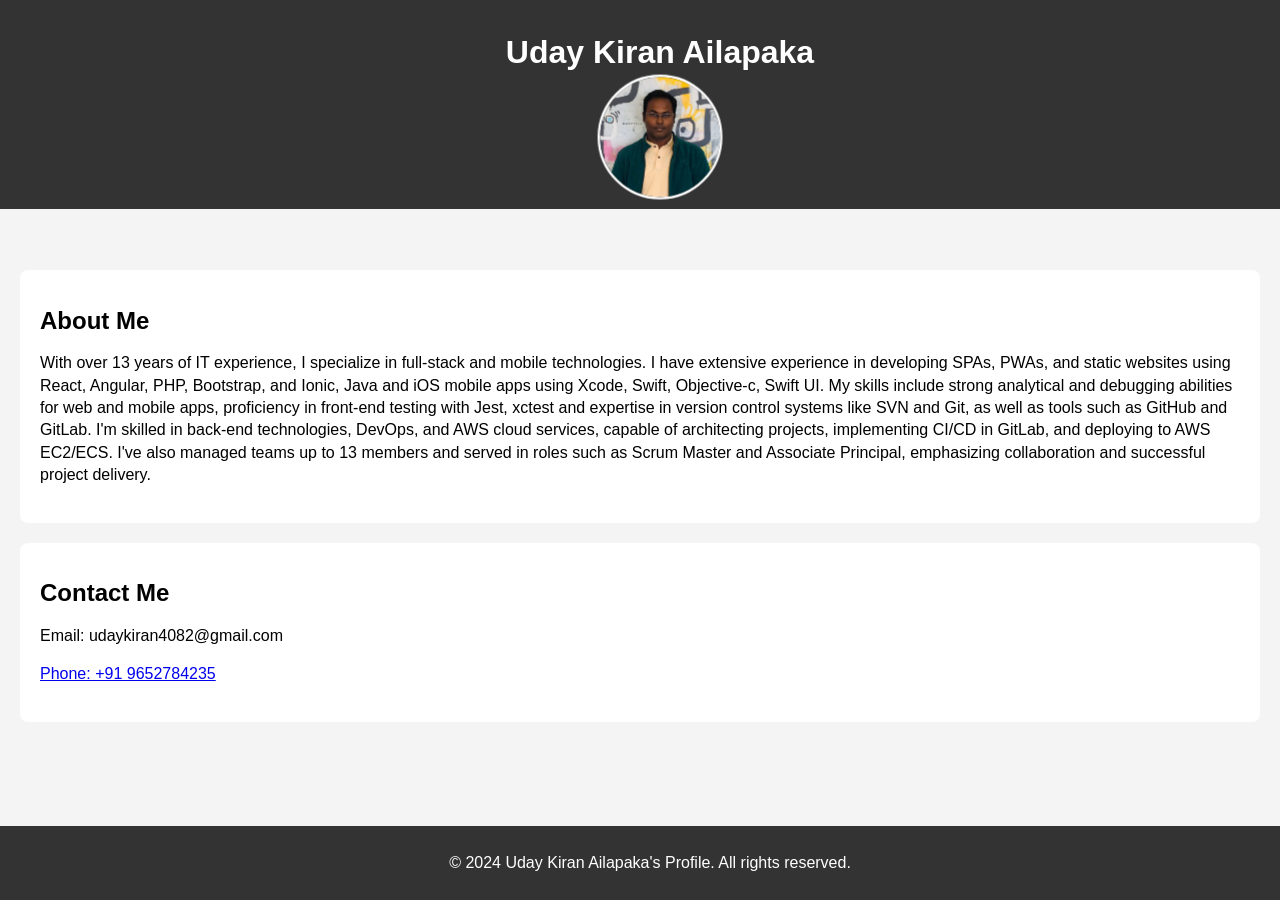
<file: index.html>
<!DOCTYPE html>
<html lang="en">
<head>
    <meta charset="UTF-8">
    <meta name="viewport" content="width=device-width, initial-scale=1.0">
    <title>My Profile</title>
    <link rel="stylesheet" href="styles.css">
</head>
<body>
    <header>
        <h1>Uday Kiran Ailapaka</h1>
        <img class="profile-img" src="profile1.png" alt="Profile Image" id="profile-img">
        </header>
    <!-- <nav>
        <ul>
            <li><a href="#about">About</a></li>
            <li><a href="#projects">Projects</a></li>
            <li><a href="#contact">Contact</a></li>
        </ul>
    </nav> -->

    <section id="about">
        <h2>About Me</h2>
        <p>With over 13 years of IT experience, I specialize in full-stack and mobile technologies. I have extensive experience in developing SPAs, PWAs, and static websites using React, Angular, PHP, Bootstrap, and Ionic, Java and iOS mobile apps using Xcode, Swift, Objective-c, Swift UI. My skills include strong analytical and debugging abilities for web and mobile apps, proficiency in front-end testing with Jest, xctest and expertise in version control systems like SVN and Git, as well as tools such as GitHub and GitLab. I'm skilled in back-end technologies, DevOps, and AWS cloud services, capable of architecting projects, implementing CI/CD in GitLab, and deploying to AWS EC2/ECS. I've also managed teams up to 13 members and served in roles such as Scrum Master and Associate Principal, emphasizing collaboration and successful project delivery.</p>
    </section>

    <!-- <section id="projects">
        <h2>Projects</h2>
        <ul>
            <li>Project 1</li>
            <li>Project 2</li>
            <li>Project 3</li>
        </ul>
    </section> -->

    <section id="contact">
        <h2>Contact Me</h2>
        <p>Email: udaykiran4082@gmail.com</p>
        <p><a href="tel:919652784235">Phone: +91 9652784235</a></p>
    </section>

    <footer>
        <p>&copy; 2024 Uday Kiran Ailapaka's Profile. All rights reserved.</p>
    </footer>
    
    <script src="main.js"></script>
</body>
</html>
</file>
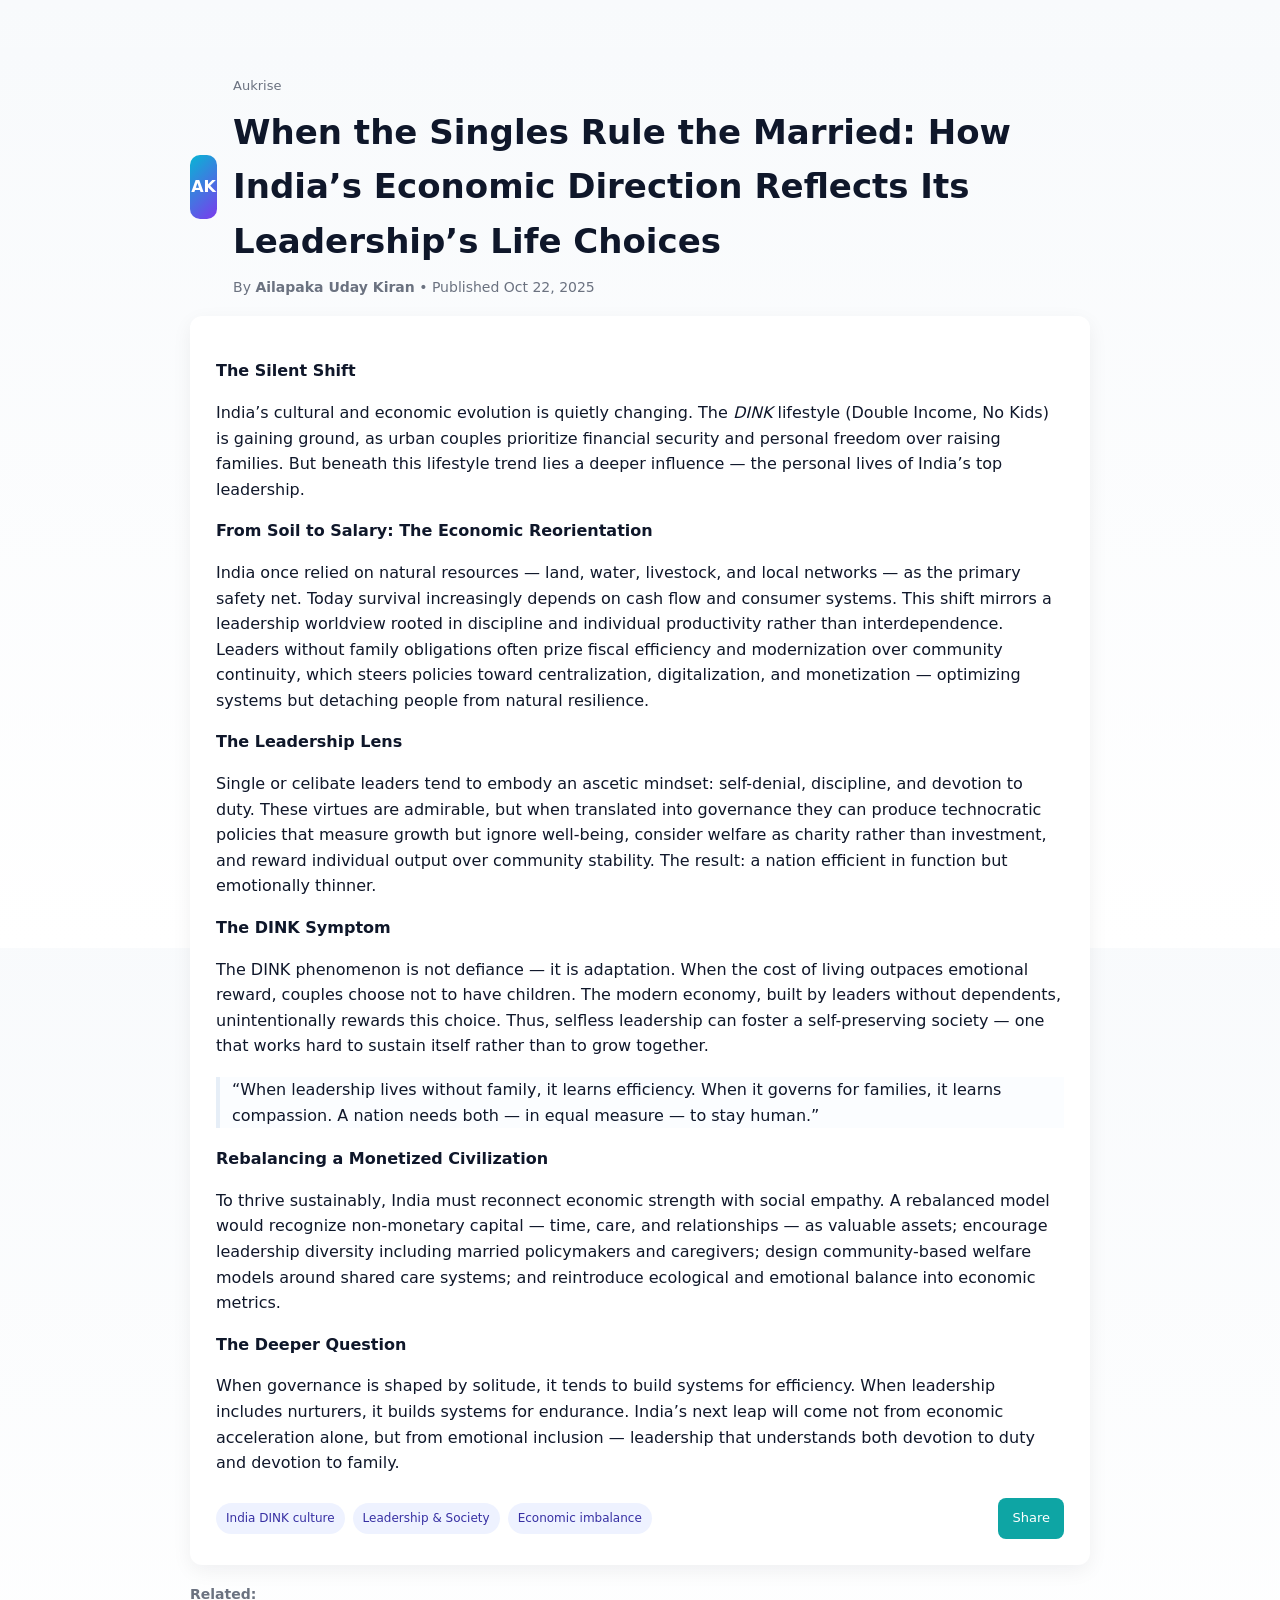
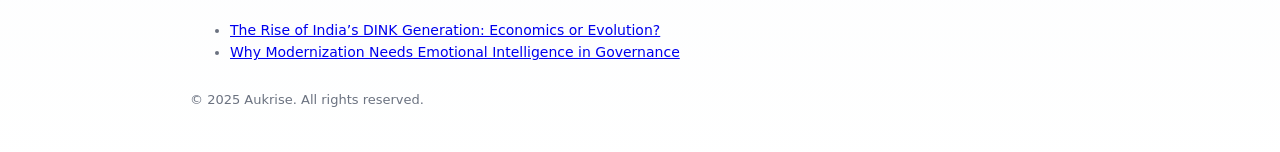
<file: blog/leadership-politics-economy-dink.html>
<!doctype html>
<html lang="en">
<head>
  <meta charset="utf-8" />
  <meta name="viewport" content="width=device-width, initial-scale=1" />
  <title>When the Singles Rule the Married: India’s Economic Imbalance | Aukrise</title>
  <meta name="description" content="India’s DINK culture and money dependence reflect leadership shaped by solitude. How single leaders subtly reshape a family-based nation." />
  <meta name="keywords" content="India DINK culture, Indian leadership, economic imbalance, family vs money, societal change in India, celibate leaders, Aukrise" />
  <meta name="author" content="Ailapaka Uday Kiran | Aukrise.com" />

  <!-- Google Analytics -->
  <script async src="https://www.googletagmanager.com/gtag/js?id=G-XXXXXXXXXX"></script>
  <script>
    window.dataLayer = window.dataLayer || [];
    function gtag(){dataLayer.push(arguments);}
    gtag('js', new Date());
    gtag('config', 'G-XXXXXXXXXX'); // Replace with your GA4 Measurement ID
  </script>

  <!-- Google AdSense -->
  <script async src="https://pagead2.googlesyndication.com/pagead/js/adsbygoogle.js?client=ca-pub-XXXXXXXXXXXX"
     crossorigin="anonymous"></script>

  <!-- Open Graph / Social -->
  <meta property="og:title" content="When the Singles Rule the Married: India’s Economic Imbalance" />
  <meta property="og:description" content="India’s DINK culture and money dependence reflect leadership shaped by solitude. How single leaders subtly reshape a family-based nation." />
  <meta property="og:type" content="article" />
  <meta property="og:site_name" content="Aukrise" />
  <meta property="og:locale" content="en_IN" />
  <meta property="article:author" content="Ailapaka Uday Kiran" />
  <meta property="article:published_time" content="2025-10-22" />

  <!-- Twitter Card -->
  <meta name="twitter:card" content="summary_large_image" />
  <meta name="twitter:title" content="When the Singles Rule the Married: India’s Economic Imbalance" />
  <meta name="twitter:description" content="India’s DINK culture and money dependence reflect leadership shaped by solitude. How single leaders subtly reshape a family-based nation." />

  <!-- Structured data (Article) -->
  <script type="application/ld+json">
  {
    "@context": "https://schema.org",
    "@type": "Article",
    "headline": "When the Singles Rule the Married: India’s Economic Imbalance",
    "author": {
      "@type": "Person",
      "name": "Ailapaka Uday Kiran"
    },
    "datePublished": "2025-10-22",
    "publisher": {
      "@type": "Organization",
      "name": "Aukrise",
      "logo": {
        "@type": "ImageObject",
        "url": "https://aukrise.com/logo.png"
      }
    },
    "description": "India’s DINK culture and money dependence reflect leadership shaped by solitude. How single leaders subtly reshape a family-based nation."
  }
  </script>

  <style>
    :root{--bg:#fff;--card:#ffffff;--muted:#6b7280;--accent:#0ea5a4}
    html,body{height:100%;margin:0;font-family:Inter, system-ui, -apple-system, 'Segoe UI', Roboto, 'Helvetica Neue', Arial;line-height:1.6;color:#0f172a;background:linear-gradient(180deg,#f8fafc, #ffffff)}
    .container{max-width:900px;margin:48px auto;padding:28px}
    header{display:flex;align-items:center;gap:16px}
    .logo{width:64px;height:64px;border-radius:10px;background:linear-gradient(135deg,#06b6d4,#7c3aed);display:flex;align-items:center;justify-content:center;color:#fff;font-weight:700}
    h1{font-size:clamp(20px,3.2vw,34px);margin:8px 0}
    .meta{color:var(--muted);font-size:14px}
    article{background:var(--card);padding:26px;border-radius:12px;box-shadow:0 6px 20px rgba(12,18,30,0.06);margin-top:18px}
    section+p{margin-top:18px}
    blockquote{border-left:4px solid #e6eef7;padding-left:12px;color:#0f172a;background:#fbfdff;margin:18px 0}
    footer{display:flex;justify-content:space-between;align-items:center;margin-top:22px;color:var(--muted);font-size:13px}
    .tags{display:flex;gap:8px;flex-wrap:wrap}
    .tag{background:#eef2ff;padding:6px 10px;border-radius:999px;font-size:12px;color:#3730a3}
    a.cta{background:var(--accent);color:white;padding:10px 14px;border-radius:8px;text-decoration:none}
    @media (max-width:640px){.container{padding:18px}}
  </style>
</head>
<body>
  <main class="container">
    <header>
      <div class="logo">AK</div>
      <div>
        <div style="font-size:13px;color:var(--muted)">Aukrise</div>
        <h1>When the Singles Rule the Married: How India’s Economic Direction Reflects Its Leadership’s Life Choices</h1>
        <div class="meta">By <strong>Ailapaka Uday Kiran</strong> • Published Oct 22, 2025</div>
      </div>
    </header>

    <article>
      <section>
        <p><strong>The Silent Shift</strong></p>
        <p>India’s cultural and economic evolution is quietly changing. The <em>DINK</em> lifestyle (Double Income, No Kids) is gaining ground, as urban couples prioritize financial security and personal freedom over raising families. But beneath this lifestyle trend lies a deeper influence — the personal lives of India’s top leadership.</p>
      </section>

      <section>
        <p><strong>From Soil to Salary: The Economic Reorientation</strong></p>
        <p>India once relied on natural resources — land, water, livestock, and local networks — as the primary safety net. Today survival increasingly depends on cash flow and consumer systems. This shift mirrors a leadership worldview rooted in discipline and individual productivity rather than interdependence. Leaders without family obligations often prize fiscal efficiency and modernization over community continuity, which steers policies toward centralization, digitalization, and monetization — optimizing systems but detaching people from natural resilience.</p>
      </section>

      <section>
        <p><strong>The Leadership Lens</strong></p>
        <p>Single or celibate leaders tend to embody an ascetic mindset: self-denial, discipline, and devotion to duty. These virtues are admirable, but when translated into governance they can produce technocratic policies that measure growth but ignore well-being, consider welfare as charity rather than investment, and reward individual output over community stability. The result: a nation efficient in function but emotionally thinner.</p>
      </section>

      <section>
        <p><strong>The DINK Symptom</strong></p>
        <p>The DINK phenomenon is not defiance — it is adaptation. When the cost of living outpaces emotional reward, couples choose not to have children. The modern economy, built by leaders without dependents, unintentionally rewards this choice. Thus, selfless leadership can foster a self-preserving society — one that works hard to sustain itself rather than to grow together.</p>
      </section>

      <blockquote>
        “When leadership lives without family, it learns efficiency. When it governs for families, it learns compassion. A nation needs both — in equal measure — to stay human.”
      </blockquote>

      <section>
        <p><strong>Rebalancing a Monetized Civilization</strong></p>
        <p>To thrive sustainably, India must reconnect economic strength with social empathy. A rebalanced model would recognize non-monetary capital — time, care, and relationships — as valuable assets; encourage leadership diversity including married policymakers and caregivers; design community-based welfare models around shared care systems; and reintroduce ecological and emotional balance into economic metrics.</p>
      </section>

      <section>
        <p><strong>The Deeper Question</strong></p>
        <p>When governance is shaped by solitude, it tends to build systems for efficiency. When leadership includes nurturers, it builds systems for endurance. India’s next leap will come not from economic acceleration alone, but from emotional inclusion — leadership that understands both devotion to duty and devotion to family.</p>
      </section>

      <footer>
        <div class="tags">
          <span class="tag">India DINK culture</span>
          <span class="tag">Leadership & Society</span>
          <span class="tag">Economic imbalance</span>
        </div>
        <a class="cta" href="#share">Share</a>
      </footer>
    </article>

    <nav style="margin-top:18px;color:var(--muted);font-size:14px">
      <strong>Related:</strong>
      <ul>
        <li><a href="#">The Rise of India’s DINK Generation: Economics or Evolution?</a></li>
        <li><a href="#">Why Modernization Needs Emotional Intelligence in Governance</a></li>
      </ul>
    </nav>

    <section style="margin-top:26px;color:var(--muted);font-size:13px">
      <p>© 2025 Aukrise. All rights reserved.</p>
    </section>
  </main>
</body>
</html>
</file>
<file: styles.css>
/* styles.css */
body {
    font-family: sans-serif;
    margin: 0;
    padding: 0;
    background-color: #f4f4f4;
    margin-bottom: 80px;
    line-height: 1.4em;
}

header {
    background-color: #333;
    color: #fff;
    padding: 20px;
    text-align: center;

}

/* Add to styles.css */
header {
    position: fixed;
    top: 0;
    left: 0;
    width: 100%;
    z-index: 1000;
}

body {
    padding-top: 250px; /* Adjust based on the header's height to ensure content is not hidden behind it */
}

.profile-img {
    border-radius: 50%;
    width: 100px;
    height: 100px;
    margin: 0 auto;
    display: block;
    transform: scale3d(1.2, 1.2, 1.2);
    border-width: 2px;
    border-color: white;
    border-style: double;
}

nav ul {
    list-style-type: none;
    padding: 0;
}

nav ul li {
    display: inline;
    margin-right: 10px;
}

nav ul li a {
    text-decoration: none;
    color: #333;
}

section {
    margin: 20px;
    padding: 20px;
    background-color: #fff;
    border-radius: 8px;
}

footer {
    background-color: #333;
    color: #fff;
    text-align: center;
    padding: 10px;
    position: fixed;
    bottom: 0;
    width: 100%;
}
</file>
